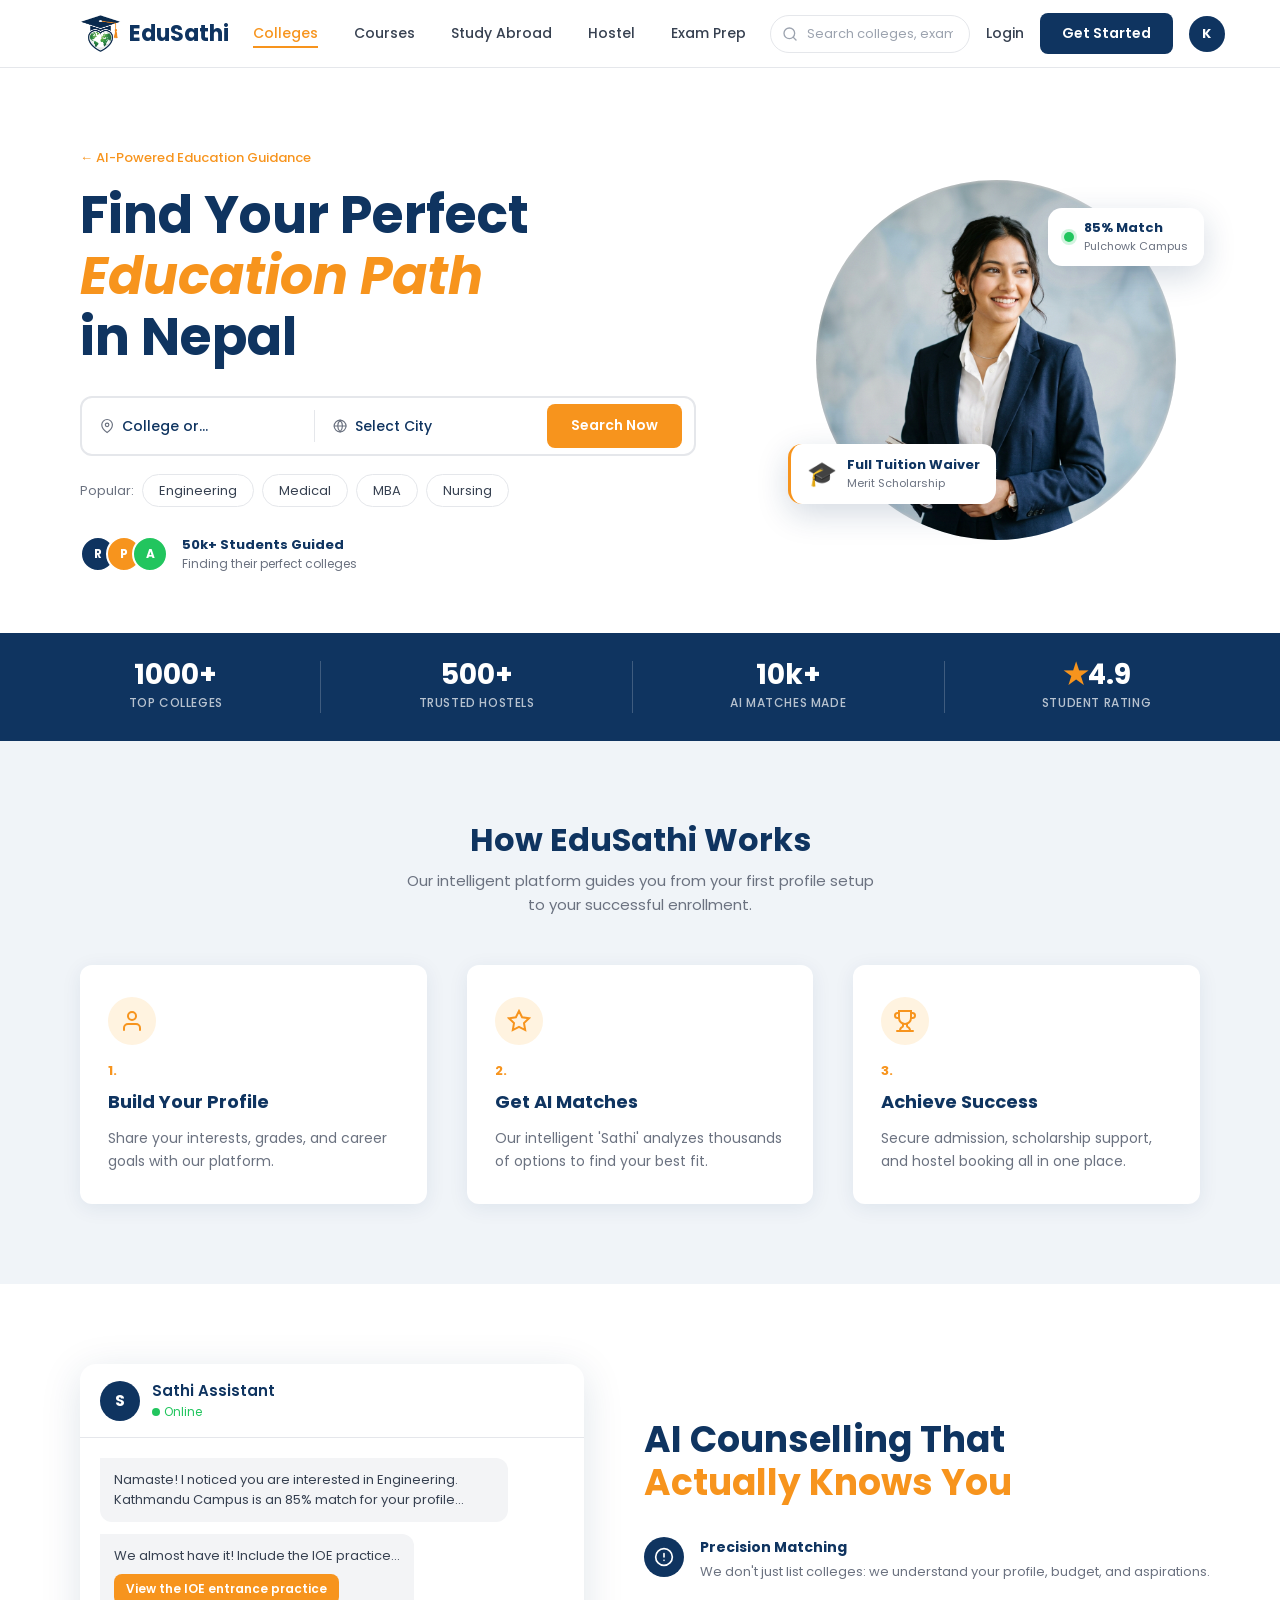
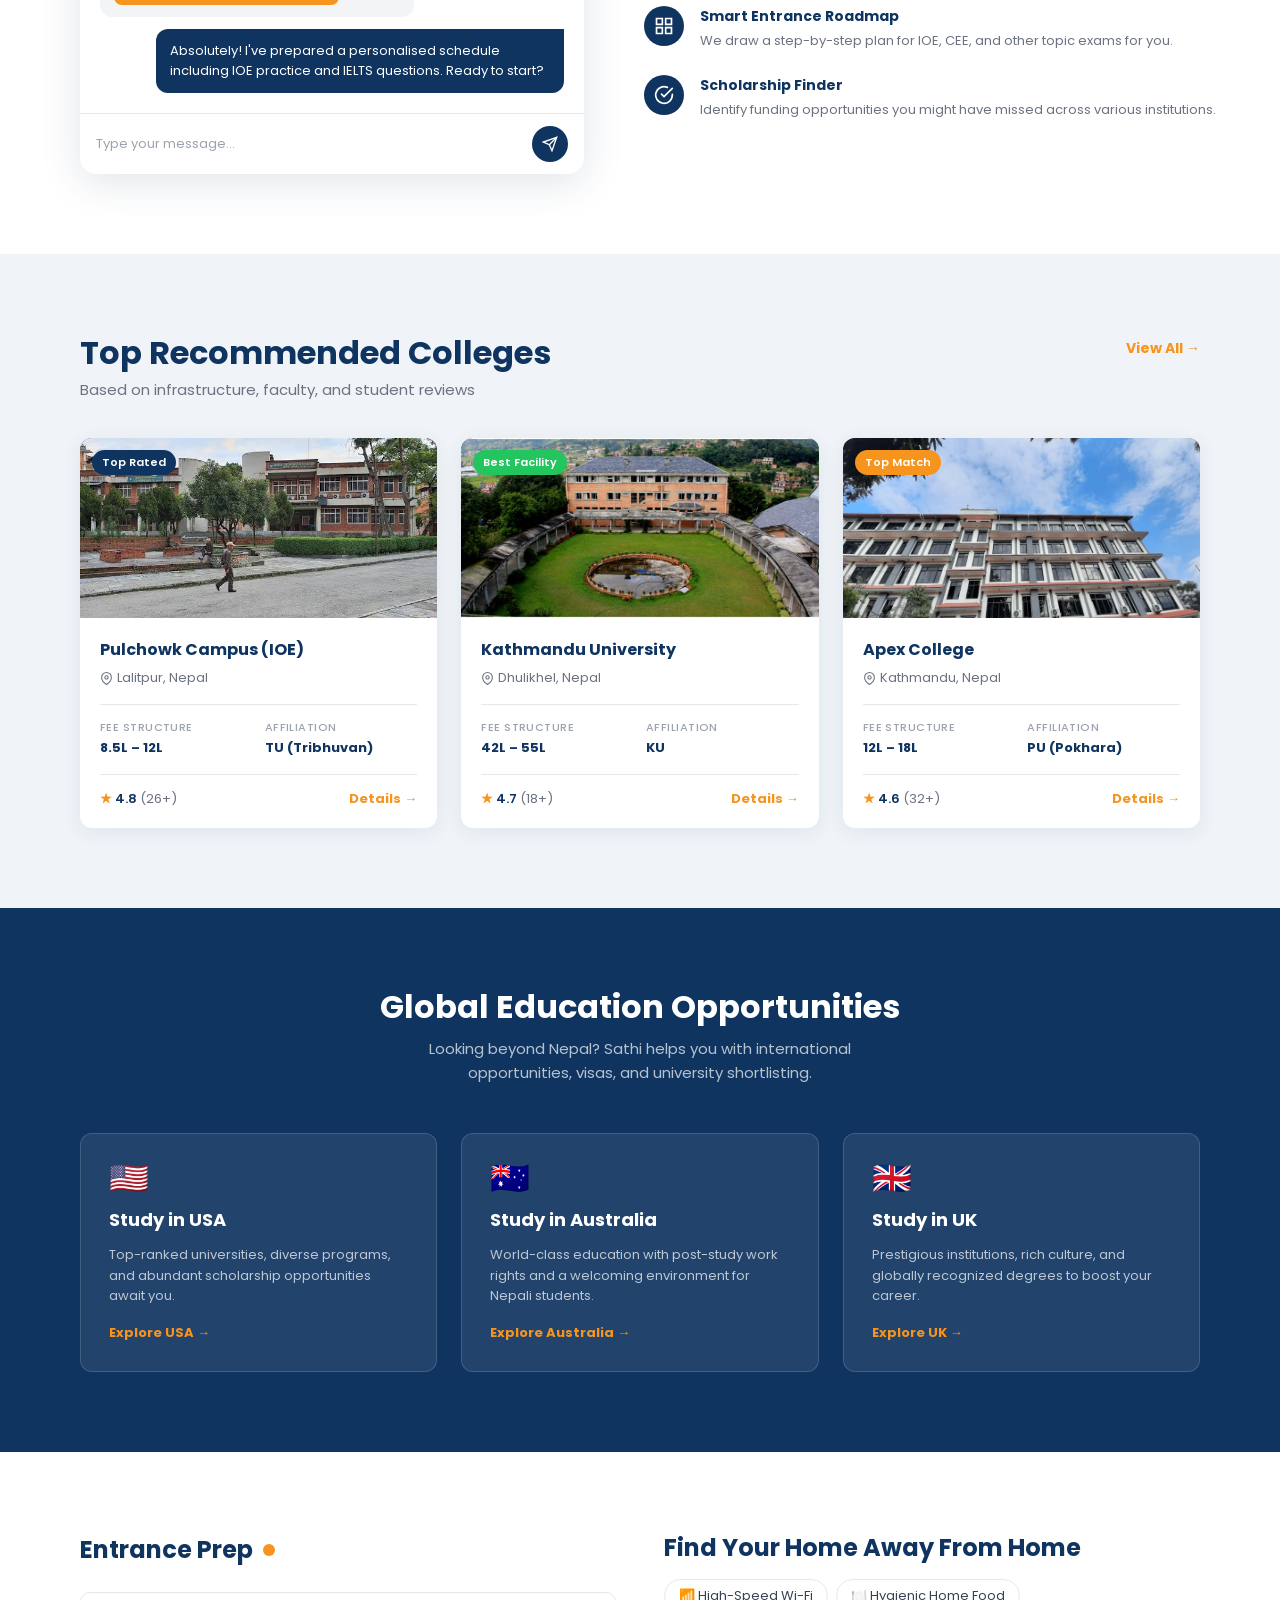
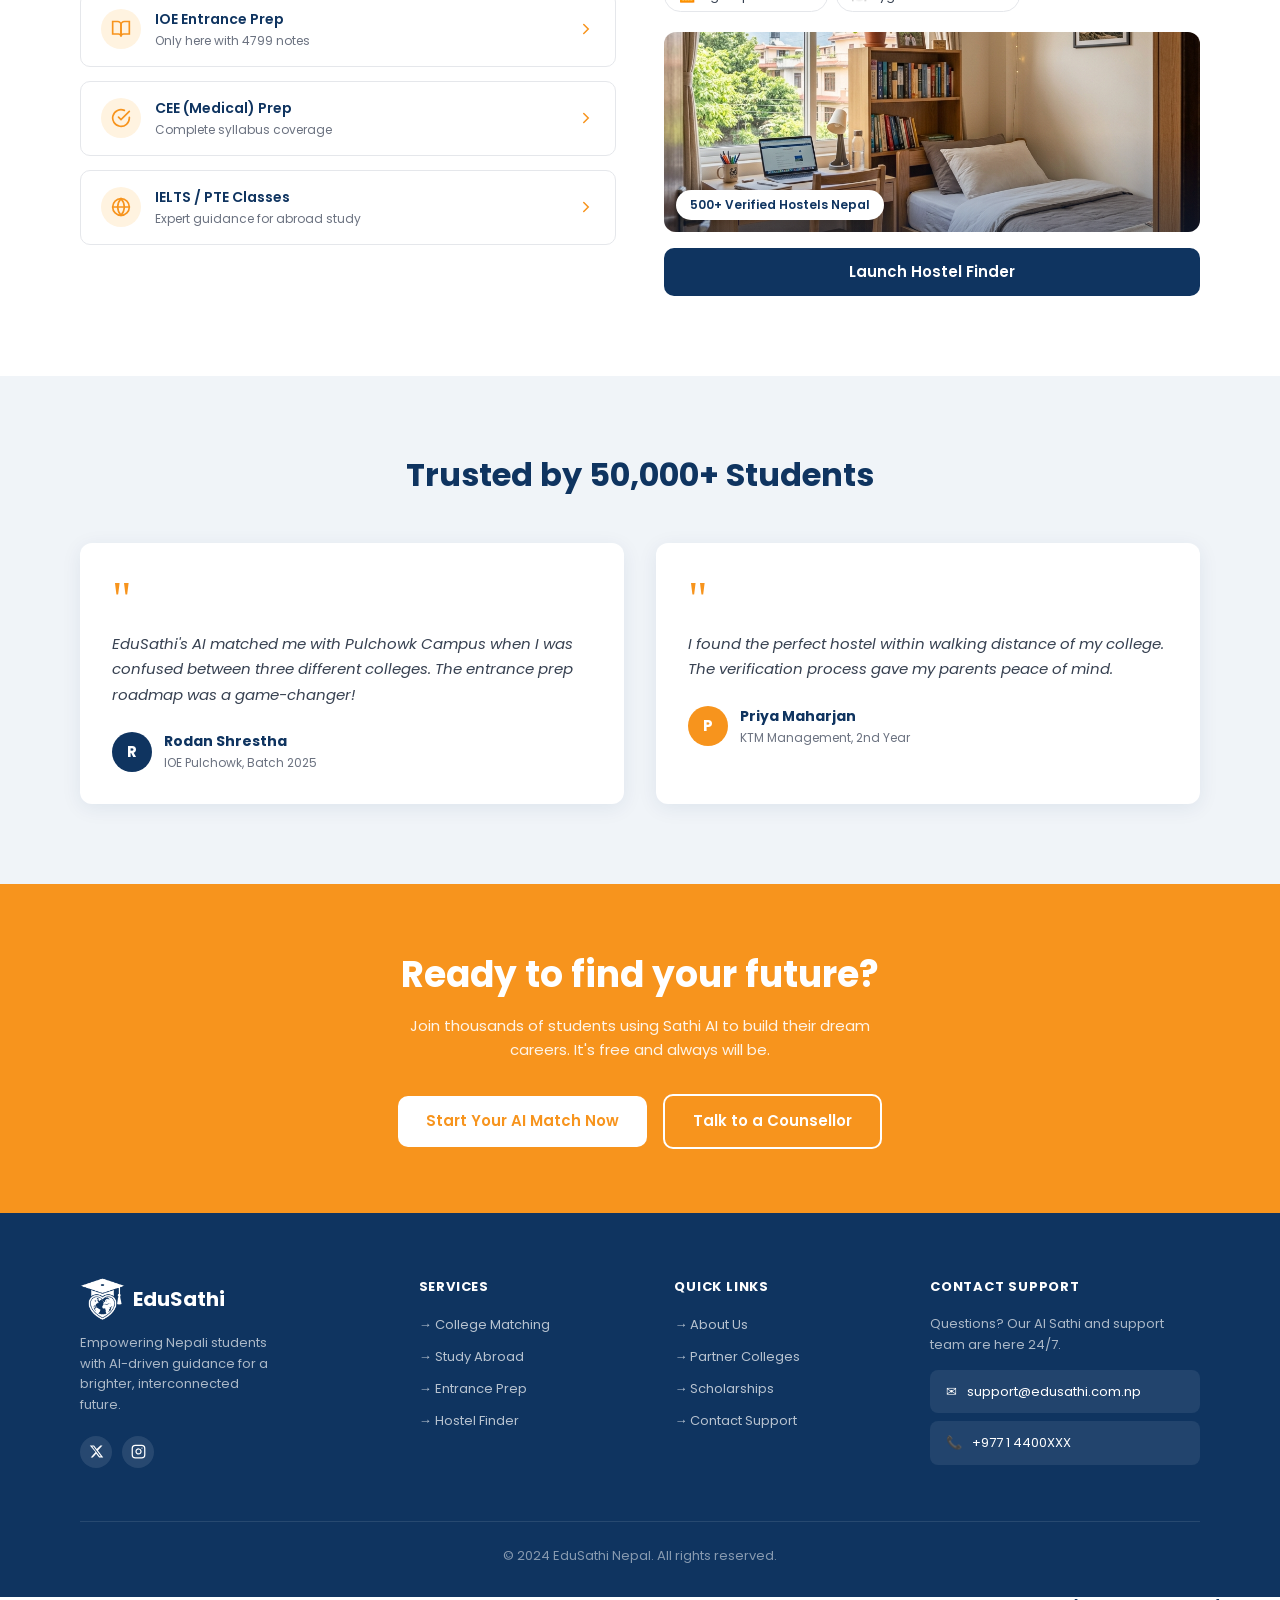
<file: index.html>
<!DOCTYPE html>
<html lang="en">
<head>
  <meta charset="UTF-8">
  <meta name="viewport" content="width=device-width, initial-scale=1.0">
  <title>EduSathi — Find Your Perfect Education Path in Nepal</title>
  <link rel="preconnect" href="https://fonts.googleapis.com">
  <link rel="preconnect" href="https://fonts.gstatic.com" crossorigin>
  <link href="https://fonts.googleapis.com/css2?family=Poppins:wght@300;400;500;600;700&display=swap" rel="stylesheet">
  <link rel="stylesheet" href="css/global.css">
  <link rel="stylesheet" href="css/navbar.css">
  <link rel="stylesheet" href="css/footer.css">
  <link rel="stylesheet" href="css/home.css">
  <link rel="stylesheet" href="css/responsive.css">
</head>
<body>

  <!-- ================================================================
       SECTION 1 — NAVBAR
       ================================================================ -->
  <nav class="navbar">
    <a href="index.html" class="nav-brand">
      <img src="assets/images/logo/logo-icon.png" alt="EduSathi" class="nav-logo-img">
      <span class="nav-brand-text">EduSathi</span>
    </a>

    <!-- CSS-only hamburger -->
    <input type="checkbox" id="nav-toggle" class="nav-toggle">
    <label for="nav-toggle" class="nav-hamburger" aria-label="Toggle menu">
      <span></span><span></span><span></span>
    </label>

    <ul class="nav-links">
      <li><a href="pages/colleges/index.html" class="active">Colleges</a></li>
      <li><a href="#">Courses</a></li>
      <li><a href="pages/study-abroad/index.html">Study Abroad</a></li>
      <li><a href="pages/hostels/index.html">Hostel</a></li>
      <li><a href="pages/entrance-prep/index.html">Exam Prep</a></li>
    </ul>

    <div class="nav-right">
      <div class="nav-search-wrap">
        <svg class="nav-search-icon" width="16" height="16" viewBox="0 0 24 24" fill="none"
             stroke="#9CA3AF" stroke-width="2" stroke-linecap="round">
          <circle cx="11" cy="11" r="8"/><line x1="21" y1="21" x2="16.65" y2="16.65"/>
        </svg>
        <input type="text" class="nav-search-input" placeholder="Search colleges, exams...">
      </div>
      <a href="pages/login.html" class="nav-login">Login</a>
      <a href="pages/signup.html" class="btn-nav-cta">Get Started</a>
      <div class="nav-avatar">K</div>
    </div>
  </nav>


  <!-- ================================================================
       SECTION 2 — HERO
       ================================================================ -->
  <section class="hero">

    <!-- Left column -->
    <div class="hero-left">
      <p class="hero-breadcrumb">← AI-Powered Education Guidance</p>

      <h1 class="hero-headline">
        <span class="h-navy">Find Your Perfect</span>
        <span class="h-orange h-italic">Education Path</span>
        <span class="h-navy">in Nepal</span>
      </h1>

      <!-- Large search bar -->
      <div class="hero-search-bar">
        <div class="hsb-left">
          <svg width="16" height="16" viewBox="0 0 24 24" fill="none" stroke="#6B7280" stroke-width="2" stroke-linecap="round">
            <path d="M21 10c0 7-9 13-9 13S3 17 3 10a9 9 0 0 1 18 0z"/><circle cx="12" cy="10" r="3"/>
          </svg>
          <select class="hsb-select" aria-label="Category">
            <option>College or...</option>
            <option>Engineering</option>
            <option>Medical</option>
            <option>Management</option>
            <option>Nursing</option>
          </select>
        </div>
        <div class="hsb-divider"></div>
        <div class="hsb-middle">
          <svg width="16" height="16" viewBox="0 0 24 24" fill="none" stroke="#6B7280" stroke-width="2" stroke-linecap="round">
            <circle cx="12" cy="12" r="10"/>
            <path d="M2 12h20M12 2a15.3 15.3 0 0 1 4 10 15.3 15.3 0 0 1-4 10 15.3 15.3 0 0 1-4-10 15.3 15.3 0 0 1 4-10z"/>
          </svg>
          <select class="hsb-select" aria-label="City">
            <option>Select City</option>
            <option>Kathmandu</option>
            <option>Lalitpur</option>
            <option>Pokhara</option>
            <option>Dhulikhel</option>
          </select>
        </div>
        <button class="hsb-btn">Search Now</button>
      </div>

      <!-- Popular chips -->
      <div class="hero-chips">
        <span class="chip-label">Popular:</span>
        <a href="pages/colleges/index.html" class="chip">Engineering</a>
        <a href="pages/colleges/index.html" class="chip">Medical</a>
        <a href="pages/colleges/index.html" class="chip">MBA</a>
        <a href="pages/colleges/index.html" class="chip">Nursing</a>
      </div>

      <!-- Social proof -->
      <div class="hero-social-proof">
        <div class="proof-avatars">
          <div class="proof-avatar" style="background:#0F3460;">R</div>
          <div class="proof-avatar" style="background:#F7941D;">P</div>
          <div class="proof-avatar" style="background:#22C55E;">A</div>
        </div>
        <div class="proof-text">
          <span class="proof-bold">50k+ Students Guided</span>
          <span class="proof-sub">Finding their perfect colleges</span>
        </div>
      </div>
    </div>

    <!-- Right column — circular hero image -->
    <div class="hero-right">
      <div class="hero-img-wrap">
        <div class="hero-circle">
          <img src="assets/images/hero-student.jpg" alt="Student" class="hero-photo" style="display:block;">
        </div>

        <!-- Badge: top-right -->
        <div class="hero-badge-top">
          <span class="badge-dot"></span>
          <div>
            <div class="badge-title">85% Match</div>
            <div class="badge-sub">Pulchowk Campus</div>
          </div>
        </div>

        <!-- Badge: bottom-left -->
        <div class="hero-badge-bottom">
          <span class="badge-icon">🎓</span>
          <div>
            <div class="badge-title">Full Tuition Waiver</div>
            <div class="badge-sub">Merit Scholarship</div>
          </div>
        </div>
      </div>
    </div>

  </section>


  <!-- ================================================================
       SECTION 3 — STATS BAR
       ================================================================ -->
  <section class="stats-bar">
    <div class="stat-item">
      <span class="stat-num">1000+</span>
      <span class="stat-label">Top Colleges</span>
    </div>
    <div class="stat-divider"></div>
    <div class="stat-item">
      <span class="stat-num">500+</span>
      <span class="stat-label">Trusted Hostels</span>
    </div>
    <div class="stat-divider"></div>
    <div class="stat-item">
      <span class="stat-num">10k+</span>
      <span class="stat-label">AI Matches Made</span>
    </div>
    <div class="stat-divider"></div>
    <div class="stat-item">
      <span class="stat-num"><span class="stat-star">★</span>4.9</span>
      <span class="stat-label">Student Rating</span>
    </div>
  </section>


  <!-- ================================================================
       SECTION 4 — HOW EDUSATHI WORKS
       ================================================================ -->
  <section class="how-works">
    <div class="section-header center">
      <h2 class="section-title">How EduSathi Works</h2>
      <p class="section-sub">Our intelligent platform guides you from your first profile setup to your successful enrollment.</p>
    </div>

    <div class="steps-grid">
      <!-- Step 1 -->
      <div class="step-card">
        <div class="step-icon-wrap">
          <svg width="24" height="24" viewBox="0 0 24 24" fill="none" stroke="#F7941D" stroke-width="2" stroke-linecap="round">
            <path d="M20 21v-2a4 4 0 0 0-4-4H8a4 4 0 0 0-4 4v2"/><circle cx="12" cy="7" r="4"/>
          </svg>
        </div>
        <span class="step-num">1.</span>
        <h3 class="step-title">Build Your Profile</h3>
        <p class="step-desc">Share your interests, grades, and career goals with our platform.</p>
      </div>

      <!-- Step 2 -->
      <div class="step-card">
        <div class="step-icon-wrap">
          <svg width="24" height="24" viewBox="0 0 24 24" fill="none" stroke="#F7941D" stroke-width="2" stroke-linecap="round">
            <polygon points="12 2 15.09 8.26 22 9.27 17 14.14 18.18 21.02 12 17.77 5.82 21.02 7 14.14 2 9.27 8.91 8.26 12 2"/>
          </svg>
        </div>
        <span class="step-num">2.</span>
        <h3 class="step-title">Get AI Matches</h3>
        <p class="step-desc">Our intelligent 'Sathi' analyzes thousands of options to find your best fit.</p>
      </div>

      <!-- Step 3 -->
      <div class="step-card">
        <div class="step-icon-wrap">
          <svg width="24" height="24" viewBox="0 0 24 24" fill="none" stroke="#F7941D" stroke-width="2" stroke-linecap="round">
            <path d="M6 9H4.5a2.5 2.5 0 0 1 0-5H6"/>
            <path d="M18 9h1.5a2.5 2.5 0 0 0 0-5H18"/>
            <path d="M4 22h16"/>
            <path d="M10 14.66V17c0 .55-.47.98-.97 1.21C7.85 18.75 7 20.24 7 22"/>
            <path d="M14 14.66V17c0 .55.47.98.97 1.21C16.15 18.75 17 20.24 17 22"/>
            <path d="M18 2H6v7a6 6 0 0 0 12 0V2z"/>
          </svg>
        </div>
        <span class="step-num">3.</span>
        <h3 class="step-title">Achieve Success</h3>
        <p class="step-desc">Secure admission, scholarship support, and hostel booking all in one place.</p>
      </div>
    </div>
  </section>


  <!-- ================================================================
       SECTION 5 — AI COUNSELLING
       ================================================================ -->
  <section class="ai-section">

    <!-- Left — Chat UI mockup -->
    <div class="ai-left">
      <div class="chat-card">
        <!-- Header -->
        <div class="chat-header">
          <div class="chat-avatar">S</div>
          <div class="chat-header-text">
            <span class="chat-name">Sathi Assistant</span>
            <span class="chat-status">
              <span class="chat-dot"></span>Online
            </span>
          </div>
        </div>

        <!-- Bubbles -->
        <div class="chat-body">
          <div class="chat-bubble ai-bubble">
            Namaste! I noticed you are interested in Engineering. Kathmandu Campus is an 85% match for your profile...
          </div>
          <div class="chat-bubble ai-bubble">
            We almost have it! Include the IOE practice...
            <a href="pages/entrance-prep/index.html" class="chat-action-btn">View the IOE entrance practice</a>
          </div>
          <div class="chat-bubble user-bubble">
            Absolutely! I've prepared a personalised schedule including IOE practice and IELTS questions. Ready to start?
          </div>
        </div>

        <!-- Input bar -->
        <div class="chat-input-bar">
          <input type="text" placeholder="Type your message...">
          <button class="chat-send" aria-label="Send">
            <svg width="16" height="16" viewBox="0 0 24 24" fill="none" stroke="white" stroke-width="2" stroke-linecap="round">
              <line x1="22" y1="2" x2="11" y2="13"/>
              <polygon points="22 2 15 22 11 13 2 9 22 2"/>
            </svg>
          </button>
        </div>
      </div>
    </div>

    <!-- Right — Feature text -->
    <div class="ai-right">
      <h2 class="ai-heading">
        <span class="h-navy">AI Counselling That</span>
        <span class="h-orange">Actually Knows You</span>
      </h2>

      <div class="ai-features">
        <div class="ai-feature">
          <div class="ai-feat-icon">
            <svg width="20" height="20" viewBox="0 0 24 24" fill="none" stroke="white" stroke-width="2" stroke-linecap="round">
              <circle cx="12" cy="12" r="10"/>
              <line x1="12" y1="8" x2="12" y2="12"/>
              <line x1="12" y1="16" x2="12.01" y2="16"/>
            </svg>
          </div>
          <div class="ai-feat-text">
            <h4>Precision Matching</h4>
            <p>We don't just list colleges: we understand your profile, budget, and aspirations.</p>
          </div>
        </div>

        <div class="ai-feature">
          <div class="ai-feat-icon">
            <svg width="20" height="20" viewBox="0 0 24 24" fill="none" stroke="white" stroke-width="2" stroke-linecap="round">
              <path d="M3 3h7v7H3zM14 3h7v7h-7zM14 14h7v7h-7zM3 14h7v7H3z"/>
            </svg>
          </div>
          <div class="ai-feat-text">
            <h4>Smart Entrance Roadmap</h4>
            <p>We draw a step-by-step plan for IOE, CEE, and other topic exams for you.</p>
          </div>
        </div>

        <div class="ai-feature">
          <div class="ai-feat-icon">
            <svg width="20" height="20" viewBox="0 0 24 24" fill="none" stroke="white" stroke-width="2" stroke-linecap="round">
              <path d="M22 11.08V12a10 10 0 1 1-5.93-9.14"/>
              <polyline points="22 4 12 14.01 9 11.01"/>
            </svg>
          </div>
          <div class="ai-feat-text">
            <h4>Scholarship Finder</h4>
            <p>Identify funding opportunities you might have missed across various institutions.</p>
          </div>
        </div>
      </div>
    </div>

  </section>


  <!-- ================================================================
       SECTION 6 — TOP RECOMMENDED COLLEGES
       ================================================================ -->
  <section class="colleges-section">
    <div class="section-row-header">
      <div>
        <h2 class="section-title">Top Recommended Colleges</h2>
        <p class="section-sub">Based on infrastructure, faculty, and student reviews</p>
      </div>
      <a href="pages/colleges/index.html" class="view-all">View All →</a>
    </div>

    <div class="colleges-grid">

      <!-- Card 1 -->
      <div class="college-card">
        <div class="college-img">
          <img src="assets/images/colleges/pulchowk.jpg" alt="Pulchowk Campus">
          <span class="college-tag tag-navy">Top Rated</span>
        </div>
        <div class="college-body">
          <h3 class="college-name">Pulchowk Campus (IOE)</h3>
          <p class="college-location">
            <svg width="13" height="13" viewBox="0 0 24 24" fill="none" stroke="#6B7280" stroke-width="2" stroke-linecap="round">
              <path d="M21 10c0 7-9 13-9 13S3 17 3 10a9 9 0 0 1 18 0z"/><circle cx="12" cy="10" r="3"/>
            </svg>
            Lalitpur, Nepal
          </p>
          <div class="college-info">
            <div class="info-item">
              <span class="info-label">Fee Structure</span>
              <span class="info-val">8.5L – 12L</span>
            </div>
            <div class="info-item">
              <span class="info-label">Affiliation</span>
              <span class="info-val">TU (Tribhuvan)</span>
            </div>
          </div>
          <div class="college-footer">
            <span class="college-rating">
              <span class="star-icon">★</span> 4.8
              <span class="rating-count">(26+)</span>
            </span>
            <a href="pages/colleges/detail.html" class="details-link">Details →</a>
          </div>
        </div>
      </div>

      <!-- Card 2 -->
      <div class="college-card">
        <div class="college-img college-img-2">
          <img src="assets/images/colleges/ku.jpg" alt="Kathmandu University">
          <span class="college-tag tag-green">Best Facility</span>
        </div>
        <div class="college-body">
          <h3 class="college-name">Kathmandu University</h3>
          <p class="college-location">
            <svg width="13" height="13" viewBox="0 0 24 24" fill="none" stroke="#6B7280" stroke-width="2" stroke-linecap="round">
              <path d="M21 10c0 7-9 13-9 13S3 17 3 10a9 9 0 0 1 18 0z"/><circle cx="12" cy="10" r="3"/>
            </svg>
            Dhulikhel, Nepal
          </p>
          <div class="college-info">
            <div class="info-item">
              <span class="info-label">Fee Structure</span>
              <span class="info-val">42L – 55L</span>
            </div>
            <div class="info-item">
              <span class="info-label">Affiliation</span>
              <span class="info-val">KU</span>
            </div>
          </div>
          <div class="college-footer">
            <span class="college-rating">
              <span class="star-icon">★</span> 4.7
              <span class="rating-count">(18+)</span>
            </span>
            <a href="pages/colleges/detail.html" class="details-link">Details →</a>
          </div>
        </div>
      </div>

      <!-- Card 3 -->
      <div class="college-card">
        <div class="college-img college-img-3">
          <img src="assets/images/colleges/apex.png" alt="Apex College">
          <span class="college-tag tag-orange">Top Match</span>
        </div>
        <div class="college-body">
          <h3 class="college-name">Apex College</h3>
          <p class="college-location">
            <svg width="13" height="13" viewBox="0 0 24 24" fill="none" stroke="#6B7280" stroke-width="2" stroke-linecap="round">
              <path d="M21 10c0 7-9 13-9 13S3 17 3 10a9 9 0 0 1 18 0z"/><circle cx="12" cy="10" r="3"/>
            </svg>
            Kathmandu, Nepal
          </p>
          <div class="college-info">
            <div class="info-item">
              <span class="info-label">Fee Structure</span>
              <span class="info-val">12L – 18L</span>
            </div>
            <div class="info-item">
              <span class="info-label">Affiliation</span>
              <span class="info-val">PU (Pokhara)</span>
            </div>
          </div>
          <div class="college-footer">
            <span class="college-rating">
              <span class="star-icon">★</span> 4.6
              <span class="rating-count">(32+)</span>
            </span>
            <a href="pages/colleges/detail.html" class="details-link">Details →</a>
          </div>
        </div>
      </div>

    </div>
  </section>


  <!-- ================================================================
       SECTION 7 — GLOBAL EDUCATION OPPORTUNITIES
       ================================================================ -->
  <section class="global-section">
    <div class="section-header center">
      <h2 class="section-title white">Global Education Opportunities</h2>
      <p class="section-sub light">Looking beyond Nepal? Sathi helps you with international opportunities, visas, and university shortlisting.</p>
    </div>

    <div class="global-grid">
      <div class="global-card">
        <div class="global-flag">🇺🇸</div>
        <h3 class="global-country">Study in USA</h3>
        <p class="global-desc">Top-ranked universities, diverse programs, and abundant scholarship opportunities await you.</p>
        <a href="pages/study-abroad/index.html" class="global-link">Explore USA →</a>
      </div>
      <div class="global-card">
        <div class="global-flag">🇦🇺</div>
        <h3 class="global-country">Study in Australia</h3>
        <p class="global-desc">World-class education with post-study work rights and a welcoming environment for Nepali students.</p>
        <a href="pages/study-abroad/index.html" class="global-link">Explore Australia →</a>
      </div>
      <div class="global-card">
        <div class="global-flag">🇬🇧</div>
        <h3 class="global-country">Study in UK</h3>
        <p class="global-desc">Prestigious institutions, rich culture, and globally recognized degrees to boost your career.</p>
        <a href="pages/study-abroad/index.html" class="global-link">Explore UK →</a>
      </div>
    </div>
  </section>


  <!-- ================================================================
       SECTION 8 — ENTRANCE PREP + HOSTEL
       ================================================================ -->
  <section class="prep-hostel-section">

    <!-- Left — Entrance Prep -->
    <div class="prep-col">
      <h2 class="prep-heading">
        Entrance Prep <span class="prep-dot"></span>
      </h2>

      <div class="prep-list">
        <a href="pages/entrance-prep/index.html" class="prep-row">
          <div class="prep-row-left">
            <div class="prep-icon">
              <svg width="20" height="20" viewBox="0 0 24 24" fill="none" stroke="#F7941D" stroke-width="2" stroke-linecap="round">
                <path d="M2 3h6a4 4 0 0 1 4 4v14a3 3 0 0 0-3-3H2z"/>
                <path d="M22 3h-6a4 4 0 0 0-4 4v14a3 3 0 0 1 3-3h7z"/>
              </svg>
            </div>
            <div>
              <span class="prep-name">IOE Entrance Prep</span>
              <span class="prep-desc">Only here with 4799 notes</span>
            </div>
          </div>
          <svg width="18" height="18" viewBox="0 0 24 24" fill="none" stroke="#F7941D" stroke-width="2" stroke-linecap="round">
            <polyline points="9 18 15 12 9 6"/>
          </svg>
        </a>

        <a href="pages/entrance-prep/index.html" class="prep-row">
          <div class="prep-row-left">
            <div class="prep-icon">
              <svg width="20" height="20" viewBox="0 0 24 24" fill="none" stroke="#F7941D" stroke-width="2" stroke-linecap="round">
                <path d="M22 11.08V12a10 10 0 1 1-5.93-9.14"/>
                <polyline points="22 4 12 14.01 9 11.01"/>
              </svg>
            </div>
            <div>
              <span class="prep-name">CEE (Medical) Prep</span>
              <span class="prep-desc">Complete syllabus coverage</span>
            </div>
          </div>
          <svg width="18" height="18" viewBox="0 0 24 24" fill="none" stroke="#F7941D" stroke-width="2" stroke-linecap="round">
            <polyline points="9 18 15 12 9 6"/>
          </svg>
        </a>

        <a href="pages/entrance-prep/index.html" class="prep-row">
          <div class="prep-row-left">
            <div class="prep-icon">
              <svg width="20" height="20" viewBox="0 0 24 24" fill="none" stroke="#F7941D" stroke-width="2" stroke-linecap="round">
                <circle cx="12" cy="12" r="10"/>
                <line x1="2" y1="12" x2="22" y2="12"/>
                <path d="M12 2a15.3 15.3 0 0 1 4 10 15.3 15.3 0 0 1-4 10 15.3 15.3 0 0 1-4-10 15.3 15.3 0 0 1 4-10z"/>
              </svg>
            </div>
            <div>
              <span class="prep-name">IELTS / PTE Classes</span>
              <span class="prep-desc">Expert guidance for abroad study</span>
            </div>
          </div>
          <svg width="18" height="18" viewBox="0 0 24 24" fill="none" stroke="#F7941D" stroke-width="2" stroke-linecap="round">
            <polyline points="9 18 15 12 9 6"/>     
          </svg>
        </a>
      </div>
    </div>

    <!-- Right — Hostel -->
    <div class="hostel-col">
      <h2 class="hostel-heading">Find Your Home Away From Home</h2>

      <div class="hostel-pills">
        <span class="hostel-pill">📶 High-Speed Wi-Fi</span>
        <span class="hostel-pill">🍽️ Hygienic Home Food</span>
      </div>

      <div class="hostel-img-wrap">
        <img src="assets/images/hostels/hostel-main.jpg" alt="Hostel" class="hostel-img">
        <span class="hostel-overlay-badge">500+ Verified Hostels Nepal</span>
      </div>

      <a href="pages/hostels/index.html" class="btn-hostel">Launch Hostel Finder</a>
    </div>

  </section>


  <!-- ================================================================
       SECTION 9 — TESTIMONIALS
       ================================================================ -->
  <section class="testimonials-section">
    <div class="section-header center">
      <h2 class="section-title">Trusted by 50,000+ Students</h2>
    </div>

    <div class="testimonials-grid">
      <div class="testimonial-card">
        <span class="quote-icon">"</span>
        <p class="quote-text">EduSathi's AI matched me with Pulchowk Campus when I was confused between three different colleges. The entrance prep roadmap was a game-changer!</p>
        <div class="testimonial-author">
          <div class="author-avatar" style="background:#0F3460;">R</div>
          <div>
            <span class="author-name">Rodan Shrestha</span>
            <span class="author-role">IOE Pulchowk, Batch 2025</span>
          </div>
        </div>
      </div>

      <div class="testimonial-card">
        <span class="quote-icon">"</span>
        <p class="quote-text">I found the perfect hostel within walking distance of my college. The verification process gave my parents peace of mind.</p>
        <div class="testimonial-author">
          <div class="author-avatar" style="background:#F7941D;">P</div>
          <div>
            <span class="author-name">Priya Maharjan</span>
            <span class="author-role">KTM Management, 2nd Year</span>
          </div>
        </div>
      </div>
    </div>
  </section>


  <!-- ================================================================
       SECTION 10 — CTA BANNER
       ================================================================ -->
  <section class="cta-section">
    <h2 class="cta-heading">Ready to find your future?</h2>
    <p class="cta-sub">Join thousands of students using Sathi AI to build their dream careers. It's free and always will be.</p>
    <div class="cta-btns">
      <a href="pages/ai-match/questionnaire.html" class="btn-cta-primary">Start Your AI Match Now</a>
      <a href="pages/ai-counsellor/index.html"    class="btn-cta-outline">Talk to a Counsellor</a>
    </div>
  </section>


  <!-- ================================================================
       SECTION 11 — FOOTER
       ================================================================ -->
  <footer class="footer">
    <div class="footer-top">

      <!-- Col 1: Brand -->
      <div class="footer-col brand-col">
        <a href="index.html" class="footer-logo">
          <img src="assets/images/logo/logo-icon.png" alt="EduSathi" class="footer-logo-img" style="filter:brightness(0) invert(1);">
          <span class="footer-logo-text">EduSathi</span>
        </a>
        <p class="footer-tagline">Empowering Nepali students with AI-driven guidance for a brighter, interconnected future.</p>
        <div class="footer-socials">
          <a href="#" class="social-icon" aria-label="Twitter / X">
            <svg width="15" height="15" viewBox="0 0 24 24" fill="white">
              <path d="M18.244 2.25h3.308l-7.227 8.26 8.502 11.24H16.17l-4.714-6.231-5.401 6.231H2.746l7.73-8.835L1.254 2.25H8.08l4.253 5.622zm-1.161 17.52h1.833L7.084 4.126H5.117z"/>
            </svg>
          </a>
          <a href="#" class="social-icon" aria-label="Instagram">
            <svg width="15" height="15" viewBox="0 0 24 24" fill="none" stroke="white" stroke-width="2" stroke-linecap="round">
              <rect x="2" y="2" width="20" height="20" rx="5" ry="5"/>
              <path d="M16 11.37A4 4 0 1 1 12.63 8 4 4 0 0 1 16 11.37z"/>
              <line x1="17.5" y1="6.5" x2="17.51" y2="6.5"/>
            </svg>
          </a>
        </div>
      </div>

      <!-- Col 2: Services -->
      <div class="footer-col">
        <h4 class="footer-col-heading">Services</h4>
        <ul class="footer-links">
          <li><a href="pages/colleges/index.html">→ College Matching</a></li>
          <li><a href="pages/study-abroad/index.html">→ Study Abroad</a></li>
          <li><a href="pages/entrance-prep/index.html">→ Entrance Prep</a></li>
          <li><a href="pages/hostels/index.html">→ Hostel Finder</a></li>
        </ul>
      </div>

      <!-- Col 3: Quick Links -->
      <div class="footer-col">
        <h4 class="footer-col-heading">Quick Links</h4>
        <ul class="footer-links">
          <li><a href="pages/about.html">→ About Us</a></li>
          <li><a href="#">→ Partner Colleges</a></li>
          <li><a href="#">→ Scholarships</a></li>
          <li><a href="pages/contact.html">→ Contact Support</a></li>
        </ul>
      </div>

      <!-- Col 4: Contact -->
      <div class="footer-col">
        <h4 class="footer-col-heading">Contact Support</h4>
        <p class="footer-contact-text">Questions? Our AI Sathi and support team are here 24/7.</p>
        <div class="footer-contact-box">
          <span>✉</span>
          <span>support@edusathi.com.np</span>
        </div>
        <div class="footer-contact-box">
          <span>📞</span>
          <span>+977 1 4400XXX</span>
        </div>
      </div>

    </div>

    <div class="footer-bottom">
      <p>© 2024 EduSathi Nepal. All rights reserved.</p>
    </div>
  </footer>

</body>
</html>




Kushal Sapkota is my name, I am a developer. I am ver good man ok, you are very good man ok, you are very good. I am a Kushal Sapkota haha kushal sa[pkota is muy name]
</file>
<file: css/global.css>
@import url('https://fonts.googleapis.com/css2?family=Poppins:wght@300;400;500;600;700&display=swap');

*, *::before, *::after {
  box-sizing: border-box;
  margin: 0;
  padding: 0;
}

:root {
  --primary:    #0F3460;
  --accent:     #F7941D;
  --bg:         #F0F4F8;
  --white:      #FFFFFF;
  --text:       #0F3460;
  --muted:      #6B7280;
  --border:     #E5E7EB;
  --green:      #22C55E;
  --shadow:     0 4px 20px rgba(15, 52, 96, 0.08);
  --radius:     8px;
  --radius-btn: 10px;
  --radius-pill: 50px;
}

html { scroll-behavior: smooth; }

body {
  font-family: 'Poppins', sans-serif;
  font-size: 14px;
  color: var(--text);
  background: var(--white);
  line-height: 1.5;
  -webkit-font-smoothing: antialiased;
}

a   { text-decoration: none; color: inherit; }
ul  { list-style: none; }
img { display: block; max-width: 100%; }

button, select, input { font-family: 'Poppins', sans-serif; }

/* ---- Typography helpers ---- */
.h-navy   { color: var(--primary); }
.h-orange { color: var(--accent); }
.h-italic { font-style: italic; }

.section-title {
  font-size: 32px;
  font-weight: 700;
  color: var(--primary);
  line-height: 1.2;
}
.section-title.white { color: var(--white); }

.section-sub {
  font-size: 15px;
  color: var(--muted);
  line-height: 1.6;
  max-width: 480px;
}
.section-sub.light { color: rgba(255, 255, 255, 0.7); }

.section-header.center {
  text-align: center;
  display: flex;
  flex-direction: column;
  align-items: center;
  gap: 10px;
}
</file>
<file: css/navbar.css>
/* ============================================================
   NAVBAR
   ============================================================ */

.navbar {
  position: sticky;
  top: 0;
  z-index: 1000;
  background: var(--white);
  border-bottom: 1px solid var(--border);
  height: 68px;
  padding: 0 80px;
  display: flex;
  align-items: center;
  justify-content: space-between;
  gap: 24px;
}

.nav-brand {
  display: flex;
  align-items: center;
  gap: 8px;
  font-size: 22px;
  font-weight: 700;
  color: var(--primary);
  white-space: nowrap;
  flex-shrink: 0;
}

.nav-logo-img {
  height: 40px;
  width: auto;
  display: block;
  object-fit: contain;
}

/* Center links */
.nav-links {
  display: flex;
  align-items: center;
  gap: 36px;
  flex: 1;
  justify-content: center;
}

.nav-links a {
  font-size: 14px;
  font-weight: 500;
  color: #374151;
  white-space: nowrap;
  padding-bottom: 3px;
  transition: color 0.2s;
}
.nav-links a:hover        { color: var(--accent); }
.nav-links a.active       { color: var(--accent); border-bottom: 2px solid var(--accent); }

/* Right cluster */
.nav-right {
  display: flex;
  align-items: center;
  gap: 16px;
  flex-shrink: 0;
}

/* Search */
.nav-search-wrap {
  position: relative;
  display: flex;
  align-items: center;
}
.nav-search-icon {
  position: absolute;
  left: 12px;
  pointer-events: none;
}
.nav-search-input {
  border: 1px solid var(--border);
  border-radius: var(--radius-pill);
  padding: 8px 16px 8px 36px;
  width: 200px;
  font-size: 13px;
  color: var(--text);
  outline: none;
  background: transparent;
  transition: border-color 0.2s;
}
.nav-search-input::placeholder { color: #9CA3AF; }
.nav-search-input:focus        { border-color: var(--primary); }

/* Login */
.nav-login {
  font-size: 14px;
  font-weight: 500;
  color: #374151;
  white-space: nowrap;
  transition: color 0.2s;
}
.nav-login:hover { color: var(--accent); }

/* Get Started */
.btn-nav-cta {
  background: var(--primary);
  color: var(--white);
  border-radius: var(--radius);
  padding: 10px 22px;
  font-size: 14px;
  font-weight: 600;
  white-space: nowrap;
  transition: background 0.2s;
}
.btn-nav-cta:hover { background: var(--accent); }

/* Avatar */
.nav-avatar {
  width: 36px;
  height: 36px;
  border-radius: 50%;
  background: var(--primary);
  color: var(--white);
  font-size: 13px;
  font-weight: 700;
  display: flex;
  align-items: center;
  justify-content: center;
  flex-shrink: 0;
  cursor: pointer;
  user-select: none;
}

/* ---- CSS-only hamburger (hidden on desktop) ---- */
.nav-toggle    { display: none; }
.nav-hamburger {
  display: none;
  flex-direction: column;
  gap: 5px;
  cursor: pointer;
  padding: 4px;
  margin-left: auto;
}
.nav-hamburger span {
  display: block;
  width: 24px;
  height: 2px;
  background: var(--primary);
  border-radius: 2px;
  transition: transform 0.3s, opacity 0.3s;
}
.nav-toggle:checked ~ .nav-hamburger span:nth-child(1) { transform: translateY(7px) rotate(45deg); }
.nav-toggle:checked ~ .nav-hamburger span:nth-child(2) { opacity: 0; }
.nav-toggle:checked ~ .nav-hamburger span:nth-child(3) { transform: translateY(-7px) rotate(-45deg); }
</file>
<file: css/footer.css>
/* ============================================================
   FOOTER
   ============================================================ */

.footer {
  background: var(--primary);
  padding: 64px 80px 32px;
}

.footer-top {
  display: grid;
  grid-template-columns: 1.4fr 1fr 1fr 1.3fr;
  gap: 48px;
  margin-bottom: 48px;
}

/* Brand column */
.footer-logo {
  display: flex;
  align-items: center;
  gap: 8px;
  margin-bottom: 12px;
}

.footer-logo-img {
  height: 44px;
  width: auto;
  object-fit: contain;
  display: block;
}

.footer-logo-text {
  font-size: 20px;
  font-weight: 700;
  color: var(--white);
}

.footer-tagline {
  font-size: 13px;
  color: rgba(255, 255, 255, 0.65);
  line-height: 1.6;
  max-width: 200px;
  margin-bottom: 20px;
}

.footer-socials { display: flex; gap: 10px; }

.social-icon {
  width: 32px;
  height: 32px;
  border-radius: 50%;
  background: rgba(255, 255, 255, 0.1);
  display: flex;
  align-items: center;
  justify-content: center;
  transition: background 0.2s;
  flex-shrink: 0;
}
.social-icon:hover { background: rgba(255, 255, 255, 0.22); }

/* Column headings */
.footer-col-heading {
  font-size: 13px;
  font-weight: 700;
  color: var(--white);
  text-transform: uppercase;
  letter-spacing: 0.06em;
  margin-bottom: 18px;
}

/* Link lists */
.footer-links {
  display: flex;
  flex-direction: column;
  gap: 11px;
}
.footer-links a {
  font-size: 13px;
  color: rgba(255, 255, 255, 0.7);
  transition: color 0.2s;
}
.footer-links a:hover { color: var(--accent); }

/* Contact column */
.footer-contact-text {
  font-size: 13px;
  color: rgba(255, 255, 255, 0.65);
  line-height: 1.6;
  margin-bottom: 14px;
}

.footer-contact-box {
  display: flex;
  align-items: center;
  gap: 10px;
  background: rgba(255, 255, 255, 0.08);
  border-radius: var(--radius);
  padding: 12px 16px;
  font-size: 13px;
  color: var(--white);
  margin-bottom: 8px;
}

/* Bottom bar */
.footer-bottom {
  border-top: 1px solid rgba(255, 255, 255, 0.1);
  padding-top: 24px;
  text-align: center;
}
.footer-bottom p {
  font-size: 13px;
  color: rgba(255, 255, 255, 0.5);
}
</file>
<file: css/home.css>
/* ============================================================
   HOME.CSS  —  All homepage section styles
   ============================================================ */


/* ================================================================
   SECTION 2 — HERO
   ================================================================ */

.hero {
  background: var(--white);
  padding: 80px 80px 60px;
  display: grid;
  grid-template-columns: 55% 45%;
  align-items: center;
  gap: 48px;
}

/* Left column */
.hero-breadcrumb {
  color: var(--accent);
  font-size: 13px;
  font-weight: 500;
  margin-bottom: 16px;
}

.hero-headline {
  display: flex;
  flex-direction: column;
  font-size: 52px;
  font-weight: 700;
  line-height: 1.18;
  margin-bottom: 28px;
}

/* Hero search bar */
.hero-search-bar {
  display: flex;
  align-items: center;
  background: var(--white);
  border: 2px solid var(--border);
  border-radius: 12px;
  height: 60px;
  padding: 0 8px 0 0;
  margin-bottom: 18px;
  overflow: hidden;
  gap: 0;
}

.hsb-left,
.hsb-middle {
  display: flex;
  align-items: center;
  gap: 8px;
  padding: 0 18px;
  flex: 1;
  min-width: 0;
}

.hsb-select {
  border: none;
  outline: none;
  background: transparent;
  font-size: 14px;
  font-weight: 500;
  color: var(--text);
  cursor: pointer;
  width: 100%;
  appearance: none;
  -webkit-appearance: none;
}

.hsb-divider {
  width: 1px;
  height: 32px;
  background: var(--border);
  flex-shrink: 0;
}

.hsb-btn {
  background: var(--accent);
  color: var(--white);
  border: none;
  border-radius: var(--radius);
  padding: 0 24px;
  font-size: 14px;
  font-weight: 600;
  cursor: pointer;
  white-space: nowrap;
  height: 44px;
  flex-shrink: 0;
  transition: background 0.2s;
  margin-right: 4px;
}
.hsb-btn:hover { background: #e5840f; }

/* Chips */
.hero-chips {
  display: flex;
  align-items: center;
  flex-wrap: wrap;
  gap: 8px;
  margin-bottom: 28px;
}

.chip-label {
  font-size: 13px;
  color: var(--muted);
}

.chip {
  border: 1px solid var(--border);
  border-radius: var(--radius-pill);
  padding: 6px 16px;
  font-size: 13px;
  color: #374151;
  cursor: pointer;
  transition: border-color 0.2s, color 0.2s;
}
.chip:hover {
  border-color: var(--accent);
  color: var(--accent);
}

/* Social proof */
.hero-social-proof {
  display: flex;
  align-items: center;
  gap: 14px;
}

.proof-avatars {
  display: flex;
  align-items: center;
}

.proof-avatar {
  width: 36px;
  height: 36px;
  border-radius: 50%;
  border: 2px solid var(--white);
  color: var(--white);
  font-size: 12px;
  font-weight: 700;
  display: flex;
  align-items: center;
  justify-content: center;
  flex-shrink: 0;
}
.proof-avatar + .proof-avatar { margin-left: -10px; }

.proof-text {
  display: flex;
  flex-direction: column;
}
.proof-bold {
  font-size: 13px;
  font-weight: 700;
  color: var(--primary);
}
.proof-sub {
  font-size: 12px;
  color: var(--muted);
}

/* Hero right — circular image */
.hero-right {
  display: flex;
  justify-content: center;
  align-items: center;
}

.hero-img-wrap {
  position: relative;
  width: 360px;
  height: 360px;
  flex-shrink: 0;
}

.hero-circle {
  width: 360px;
  height: 360px;
  border-radius: 50%;
  background: #E8F0F7;
  overflow: hidden;
  display: flex;
  align-items: flex-end;
  justify-content: center;
  position: relative;
}

/* Real photo — shown when image file exists */
.hero-photo {
  position: absolute;
  inset: 0;
  width: 100%;
  height: 100%;
  object-fit: cover;
  object-position: top center;
  display: block;
  z-index: 1;
}

/* SVG fallback — shown behind the photo */
.student-svg {
  width: 88%;
  height: 88%;
  position: relative;
  z-index: 0;
}

/* Floating badges */
.hero-badge-top {
  position: absolute;
  top: 28px;
  right: -28px;
  background: var(--white);
  border-radius: 14px;
  padding: 12px 16px;
  box-shadow: 0 10px 32px rgba(15, 52, 96, 0.18);
  display: flex;
  align-items: center;
  gap: 10px;
  min-width: 152px;
  z-index: 2;
}

.badge-dot {
  width: 10px;
  height: 10px;
  border-radius: 50%;
  background: var(--green);
  flex-shrink: 0;
  box-shadow: 0 0 0 3px rgba(34, 197, 94, 0.2);
}

.badge-title {
  font-size: 13px;
  font-weight: 700;
  color: var(--primary);
  line-height: 1.2;
}

.badge-sub {
  font-size: 11px;
  color: var(--muted);
  margin-top: 2px;
}

.hero-badge-bottom {
  position: absolute;
  bottom: 36px;
  left: -28px;
  background: var(--white);
  border-radius: 14px;
  padding: 12px 16px;
  box-shadow: 0 10px 32px rgba(15, 52, 96, 0.18);
  display: flex;
  align-items: center;
  gap: 10px;
  min-width: 172px;
  border-left: 3px solid var(--accent);
  z-index: 2;
}

.badge-icon {
  font-size: 24px;
  flex-shrink: 0;
}


/* ================================================================
   SECTION 3 — STATS BAR
   ================================================================ */

.stats-bar {
  background: var(--primary);
  padding: 28px 80px;
  display: flex;
  align-items: center;
  justify-content: space-around;
}

.stat-item {
  display: flex;
  flex-direction: column;
  align-items: center;
  gap: 5px;
}

.stat-num {
  font-size: 28px;
  font-weight: 700;
  color: var(--white);
  line-height: 1;
}
.stat-star { color: var(--accent); }

.stat-label {
  font-size: 12px;
  color: rgba(255, 255, 255, 0.7);
  text-transform: uppercase;
  letter-spacing: 0.05em;
  font-weight: 500;
}

.stat-divider {
  width: 1px;
  height: 52px;
  background: rgba(255, 255, 255, 0.2);
}


/* ================================================================
   SECTION 4 — HOW EDUSATHI WORKS
   ================================================================ */

.how-works {
  background: var(--bg);
  padding: 80px;
}

.how-works .section-header { margin-bottom: 48px; }

.steps-grid {
  display: grid;
  grid-template-columns: repeat(3, 1fr);
  gap: 40px;
  position: relative;
}

/* Dotted connector line between steps */
.steps-grid::before {
  content: '';
  position: absolute;
  top: 56px;               /* icon-center: 32px padding + 24px (half of 48px icon) */
  left: calc(33.33% + 20px);
  right: calc(33.33% + 20px);
  border-top: 2px dashed #D1D5DB;
  z-index: 0;
  pointer-events: none;
}

.step-card {
  background: var(--white);
  border-radius: 12px;
  padding: 32px 28px;
  box-shadow: var(--shadow);
  position: relative;
  z-index: 1;
}

.step-icon-wrap {
  width: 48px;
  height: 48px;
  border-radius: 50%;
  background: #FFF3E0;
  display: flex;
  align-items: center;
  justify-content: center;
  margin-bottom: 16px;
  flex-shrink: 0;
}

.step-num {
  font-size: 13px;
  font-weight: 700;
  color: var(--accent);
  display: block;
  margin-bottom: 8px;
}

.step-title {
  font-size: 18px;
  font-weight: 700;
  color: var(--primary);
  margin-bottom: 12px;
}

.step-desc {
  font-size: 14px;
  color: var(--muted);
  line-height: 1.6;
}


/* ================================================================
   SECTION 5 — AI COUNSELLING
   ================================================================ */

.ai-section {
  background: var(--white);
  padding: 80px;
  display: grid;
  grid-template-columns: 45% 55%;
  gap: 60px;
  align-items: center;
}

/* ---- Chat card ---- */
.chat-card {
  background: var(--white);
  border-radius: 16px;
  box-shadow: 0 8px 40px rgba(15, 52, 96, 0.13);
  overflow: hidden;
}

.chat-header {
  display: flex;
  align-items: center;
  gap: 12px;
  padding: 16px 20px;
  border-bottom: 1px solid var(--border);
}

.chat-avatar {
  width: 40px;
  height: 40px;
  border-radius: 50%;
  background: var(--primary);
  color: var(--white);
  font-size: 16px;
  font-weight: 700;
  display: flex;
  align-items: center;
  justify-content: center;
  flex-shrink: 0;
}

.chat-header-text { display: flex; flex-direction: column; }

.chat-name {
  font-size: 15px;
  font-weight: 600;
  color: var(--primary);
}

.chat-status {
  font-size: 12px;
  color: var(--green);
  display: flex;
  align-items: center;
  gap: 4px;
}

.chat-dot {
  width: 8px;
  height: 8px;
  border-radius: 50%;
  background: var(--green);
  flex-shrink: 0;
}

.chat-body {
  padding: 20px;
  display: flex;
  flex-direction: column;
  gap: 12px;
  min-height: 220px;
}

.chat-bubble {
  max-width: 88%;
  padding: 12px 14px;
  font-size: 13px;
  line-height: 1.55;
}

.ai-bubble {
  background: #F3F4F6;
  color: #374151;
  border-radius: 0 12px 12px 12px;
  align-self: flex-start;
  display: flex;
  flex-direction: column;
  gap: 8px;
}

.user-bubble {
  background: var(--primary);
  color: var(--white);
  border-radius: 12px 0 12px 12px;
  align-self: flex-end;
}

.chat-action-btn {
  display: inline-block;
  background: var(--accent);
  color: var(--white);
  border-radius: var(--radius);
  padding: 6px 12px;
  font-size: 12px;
  font-weight: 600;
  align-self: flex-start;
  transition: background 0.2s;
}
.chat-action-btn:hover { background: #e5840f; }

.chat-input-bar {
  border-top: 1px solid var(--border);
  padding: 12px 16px;
  display: flex;
  align-items: center;
  gap: 10px;
}

.chat-input-bar input {
  flex: 1;
  border: none;
  outline: none;
  font-size: 13px;
  color: var(--text);
  background: transparent;
}
.chat-input-bar input::placeholder { color: #9CA3AF; }

.chat-send {
  width: 36px;
  height: 36px;
  border-radius: 50%;
  background: var(--primary);
  border: none;
  cursor: pointer;
  display: flex;
  align-items: center;
  justify-content: center;
  flex-shrink: 0;
  transition: background 0.2s;
}
.chat-send:hover { background: var(--accent); }

/* ---- AI right text ---- */
.ai-heading {
  font-size: 36px;
  font-weight: 700;
  line-height: 1.2;
  margin-bottom: 32px;
  display: flex;
  flex-direction: column;
}

.ai-features {
  display: flex;
  flex-direction: column;
  gap: 24px;
}

.ai-feature {
  display: flex;
  gap: 16px;
  align-items: flex-start;
}

.ai-feat-icon {
  width: 40px;
  height: 40px;
  border-radius: 50%;
  background: var(--primary);
  display: flex;
  align-items: center;
  justify-content: center;
  flex-shrink: 0;
}

.ai-feat-text h4 {
  font-size: 14px;
  font-weight: 700;
  color: var(--primary);
  margin-bottom: 4px;
}

.ai-feat-text p {
  font-size: 13px;
  color: var(--muted);
  line-height: 1.55;
}


/* ================================================================
   SECTION 6 — TOP RECOMMENDED COLLEGES
   ================================================================ */

.colleges-section {
  background: var(--bg);
  padding: 80px;
}

.section-row-header {
  display: flex;
  align-items: flex-start;
  justify-content: space-between;
  margin-bottom: 36px;
}

.section-row-header .section-sub { margin-top: 6px; }

.view-all {
  font-size: 14px;
  font-weight: 700;
  color: var(--accent);
  white-space: nowrap;
  padding-top: 4px;
  flex-shrink: 0;
}
.view-all:hover { text-decoration: underline; }

.colleges-grid {
  display: grid;
  grid-template-columns: repeat(3, 1fr);
  gap: 24px;
}

.college-card {
  background: var(--white);
  border-radius: 12px;
  overflow: hidden;
  box-shadow: var(--shadow);
  transition: transform 0.25s, box-shadow 0.25s;
}
.college-card:hover {
  transform: translateY(-4px);
  box-shadow: 0 12px 32px rgba(15, 52, 96, 0.14);
}

/* Image areas */
.college-img {
  height: 180px;
  position: relative;
  background: linear-gradient(135deg, #1c528a 0%, #0F3460 100%);
  overflow: hidden;
}
.college-img-2 { background: linear-gradient(135deg, #0d6e5a 0%, #0a5241 100%); }
.college-img-3 { background: linear-gradient(135deg, #c47015 0%, #8a4c0a 100%); }

/* Real photo overlay */
.college-img img {
  position: absolute;
  inset: 0;
  width: 100%;
  height: 100%;
  object-fit: cover;
  display: block;
}

/* Abstract shape fallback when no photo */
.college-img::before {
  content: '';
  position: absolute;
  bottom: -30px;
  right: -30px;
  width: 120px;
  height: 120px;
  border-radius: 50%;
  background: rgba(255, 255, 255, 0.06);
  z-index: 0;
}

.college-tag { z-index: 2; }

.college-tag {
  position: absolute;
  top: 12px;
  left: 12px;
  border-radius: var(--radius-pill);
  padding: 4px 10px;
  font-size: 11px;
  font-weight: 600;
  color: var(--white);
  z-index: 1;
}
.tag-navy   { background: var(--primary); }
.tag-green  { background: var(--green); }
.tag-orange { background: var(--accent); }

.college-body { padding: 20px; }

.college-name {
  font-size: 16px;
  font-weight: 700;
  color: var(--primary);
  margin-bottom: 6px;
}

.college-location {
  display: flex;
  align-items: center;
  gap: 4px;
  font-size: 13px;
  color: var(--muted);
  margin-bottom: 16px;
}

.college-info {
  display: grid;
  grid-template-columns: 1fr 1fr;
  gap: 12px;
  padding-top: 14px;
  border-top: 1px solid var(--border);
  margin-bottom: 16px;
}

.info-item {
  display: flex;
  flex-direction: column;
  gap: 3px;
}

.info-label {
  font-size: 11px;
  color: #9CA3AF;
  text-transform: uppercase;
  letter-spacing: 0.04em;
  font-weight: 500;
}

.info-val {
  font-size: 13px;
  font-weight: 700;
  color: var(--primary);
}

.college-footer {
  display: flex;
  align-items: center;
  justify-content: space-between;
  padding-top: 14px;
  border-top: 1px solid var(--border);
}

.college-rating {
  font-size: 13px;
  font-weight: 600;
  color: var(--primary);
}
.star-icon     { color: var(--accent); }
.rating-count  { color: var(--muted); font-weight: 400; }

.details-link {
  font-size: 13px;
  font-weight: 700;
  color: var(--accent);
}
.details-link:hover { text-decoration: underline; }


/* ================================================================
   SECTION 7 — GLOBAL EDUCATION OPPORTUNITIES
   ================================================================ */

.global-section {
  background: var(--primary);
  padding: 80px;
}

.global-grid {
  display: grid;
  grid-template-columns: repeat(3, 1fr);
  gap: 24px;
  margin-top: 48px;
}

.global-card {
  background: rgba(255, 255, 255, 0.08);
  border: 1px solid rgba(255, 255, 255, 0.15);
  border-radius: 12px;
  padding: 28px;
  display: flex;
  flex-direction: column;
  gap: 12px;
  transition: background 0.2s;
}
.global-card:hover { background: rgba(255, 255, 255, 0.14); }

.global-flag {
  font-size: 32px;
  line-height: 1;
}

.global-country {
  font-size: 18px;
  font-weight: 700;
  color: var(--white);
}

.global-desc {
  font-size: 13px;
  color: rgba(255, 255, 255, 0.7);
  line-height: 1.6;
  flex: 1;
}

.global-link {
  font-size: 13px;
  font-weight: 700;
  color: var(--accent);
  margin-top: 4px;
}
.global-link:hover { text-decoration: underline; }


/* ================================================================
   SECTION 8 — ENTRANCE PREP + HOSTEL
   ================================================================ */

.prep-hostel-section {
  background: var(--white);
  padding: 80px;
  display: grid;
  grid-template-columns: 1fr 1fr;
  gap: 48px;
  align-items: start;
}

/* Entrance prep */
.prep-heading {
  font-size: 24px;
  font-weight: 700;
  color: var(--primary);
  display: flex;
  align-items: center;
  gap: 10px;
  margin-bottom: 24px;
}

.prep-dot {
  display: inline-block;
  width: 12px;
  height: 12px;
  border-radius: 50%;
  background: var(--accent);
  flex-shrink: 0;
}

.prep-list {
  display: flex;
  flex-direction: column;
  gap: 14px;
}

.prep-row {
  display: flex;
  align-items: center;
  justify-content: space-between;
  background: var(--white);
  border: 1px solid var(--border);
  border-radius: 10px;
  padding: 16px 20px;
  transition: border-color 0.2s;
  cursor: pointer;
}
.prep-row:hover { border-color: var(--accent); }

.prep-row-left {
  display: flex;
  align-items: center;
  gap: 14px;
}

.prep-icon {
  width: 40px;
  height: 40px;
  border-radius: 50%;
  background: #FFF3E0;
  display: flex;
  align-items: center;
  justify-content: center;
  flex-shrink: 0;
}

.prep-name {
  display: block;
  font-size: 14px;
  font-weight: 600;
  color: var(--primary);
}

.prep-desc {
  display: block;
  font-size: 12px;
  color: var(--muted);
  margin-top: 2px;
}

/* Hostel column */
.hostel-heading {
  font-size: 24px;
  font-weight: 700;
  color: var(--primary);
  line-height: 1.3;
  margin-bottom: 16px;
}

.hostel-pills {
  display: flex;
  flex-wrap: wrap;
  gap: 8px;
  margin-bottom: 20px;
}

.hostel-pill {
  border: 1px solid var(--border);
  border-radius: var(--radius-pill);
  padding: 6px 14px;
  font-size: 13px;
  color: #374151;
  background: var(--white);
}

.hostel-img-wrap {
  position: relative;
  border-radius: 12px;
  overflow: hidden;
  height: 200px;
  margin-bottom: 16px;
  background: linear-gradient(135deg, #2d5a8e 0%, #0F3460 100%);
}

.hostel-img {
  width: 100%;
  height: 100%;
  object-fit: cover;
  object-position: center;
  display: block;
}

/* Subtle dark gradient overlay for badge readability */
.hostel-img-wrap::after {
  content: '';
  position: absolute;
  inset: 0;
  background: linear-gradient(to bottom, transparent 50%, rgba(15,52,96,0.35));
  pointer-events: none;
  z-index: 1;
}

.hostel-overlay-badge {
  position: absolute;
  bottom: 12px;
  left: 12px;
  background: var(--white);
  border-radius: var(--radius-pill);
  padding: 6px 14px;
  font-size: 12px;
  font-weight: 600;
  color: var(--primary);
  z-index: 2;
  box-shadow: 0 2px 8px rgba(0,0,0,0.12);
}

.btn-hostel {
  display: flex;
  align-items: center;
  justify-content: center;
  width: 100%;
  background: var(--primary);
  color: var(--white);
  border-radius: var(--radius-btn);
  height: 48px;
  font-size: 15px;
  font-weight: 600;
  transition: background 0.2s;
  cursor: pointer;
}
.btn-hostel:hover { background: var(--accent); }


/* ================================================================
   SECTION 9 — TESTIMONIALS
   ================================================================ */

.testimonials-section {
  background: var(--bg);
  padding: 80px;
}

.testimonials-section .section-header { margin-bottom: 48px; }

.testimonials-grid {
  display: grid;
  grid-template-columns: 1fr 1fr;
  gap: 32px;
}

.testimonial-card {
  background: var(--white);
  border-radius: 12px;
  padding: 32px;
  box-shadow: var(--shadow);
}

.quote-icon {
  display: block;
  font-size: 48px;
  line-height: 1;
  color: var(--accent);
  font-family: Georgia, 'Times New Roman', serif;
  margin-bottom: 8px;
}

.quote-text {
  font-size: 15px;
  color: #374151;
  line-height: 1.7;
  font-style: italic;
  margin-bottom: 24px;
}

.testimonial-author {
  display: flex;
  align-items: center;
  gap: 12px;
}

.author-avatar {
  width: 40px;
  height: 40px;
  border-radius: 50%;
  color: var(--white);
  font-size: 15px;
  font-weight: 700;
  display: flex;
  align-items: center;
  justify-content: center;
  flex-shrink: 0;
}

.author-name {
  display: block;
  font-size: 14px;
  font-weight: 700;
  color: var(--primary);
}

.author-role {
  display: block;
  font-size: 12px;
  color: var(--muted);
  margin-top: 2px;
}


/* ================================================================
   SECTION 10 — CTA BANNER
   ================================================================ */

.cta-section {
  background: var(--accent);
  padding: 64px 80px;
  text-align: center;
}

.cta-heading {
  font-size: 36px;
  font-weight: 700;
  color: var(--white);
  margin-bottom: 12px;
}

.cta-sub {
  font-size: 15px;
  color: rgba(255, 255, 255, 0.9);
  max-width: 480px;
  margin: 0 auto 32px;
  line-height: 1.6;
}

.cta-btns {
  display: flex;
  align-items: center;
  justify-content: center;
  gap: 16px;
  flex-wrap: wrap;
}

.btn-cta-primary {
  background: var(--white);
  color: var(--accent);
  border-radius: var(--radius-btn);
  padding: 14px 28px;
  font-size: 15px;
  font-weight: 600;
  transition: box-shadow 0.2s;
}
.btn-cta-primary:hover { box-shadow: 0 6px 20px rgba(0, 0, 0, 0.15); }

.btn-cta-outline {
  background: transparent;
  border: 2px solid var(--white);
  color: var(--white);
  border-radius: var(--radius-btn);
  padding: 14px 28px;
  font-size: 15px;
  font-weight: 600;
  transition: background 0.2s;
}
.btn-cta-outline:hover { background: rgba(255, 255, 255, 0.12); }
</file>
<file: css/responsive.css>
/* ============================================================
   RESPONSIVE.CSS
   ============================================================ */


/* ====================================================
   ≤ 1024px  — Tablet / small laptop
   ==================================================== */
@media (max-width: 1024px) {
  .navbar {
    padding: 0 48px;
  }

  /* Hero: stack single column */
  .hero {
    padding: 60px 48px;
    grid-template-columns: 1fr;
  }
  .hero-right { display: none; }

  .hero-headline { font-size: 44px; }

  /* Stats: 2×2 grid */
  .stats-bar {
    padding: 0;
    display: grid;
    grid-template-columns: 1fr 1fr;
    gap: 0;
  }
  .stat-divider { display: none; }
  .stat-item {
    padding: 24px 40px;
    border-right: 1px solid rgba(255, 255, 255, 0.2);
    border-bottom: 1px solid rgba(255, 255, 255, 0.2);
  }
  .stat-item:nth-child(4) { border-right: none; }
  .stat-item:nth-last-child(-n+2) { border-bottom: none; }

  /* Section paddings */
  .how-works,
  .colleges-section,
  .testimonials-section,
  .cta-section { padding: 64px 48px; }

  .ai-section {
    padding: 64px 48px;
    grid-template-columns: 1fr;
    gap: 48px;
  }

  .global-section,
  .prep-hostel-section { padding: 64px 48px; }

  /* Footer: 2 columns */
  .footer { padding: 48px 48px 28px; }
  .footer-top {
    grid-template-columns: 1fr 1fr;
    gap: 36px;
  }
}


/* ====================================================
   ≤ 768px  — Mobile / small tablet
   ==================================================== */
@media (max-width: 768px) {

  /* ---- Navbar ---- */
  .navbar {
    padding: 0 24px;
    height: auto;
    min-height: 64px;
    flex-wrap: wrap;
    position: relative;
  }

  /* Hide links and right by default */
  .nav-links { display: none; }
  .nav-right  { display: none; }

  /* Show hamburger */
  .nav-hamburger { display: flex; }

  /* Mobile nav drawer */
  .nav-toggle:checked ~ .nav-links {
    display: flex;
    flex-direction: column;
    align-items: flex-start;
    gap: 0;
    position: absolute;
    top: 64px;
    left: 0;
    right: 0;
    background: var(--white);
    border-bottom: 1px solid var(--border);
    padding: 8px 0 16px;
    z-index: 999;
    box-shadow: 0 8px 24px rgba(15, 52, 96, 0.08);
  }

  .nav-toggle:checked ~ .nav-links a {
    display: block;
    padding: 12px 24px;
    border-bottom: none;
    width: 100%;
  }

  /* ---- Hero ---- */
  .hero { padding: 40px 24px; }
  .hero-headline { font-size: 36px; }

  .hero-search-bar {
    flex-wrap: wrap;
    height: auto;
    padding: 10px;
    gap: 8px;
    border-radius: var(--radius);
  }
  .hsb-left,
  .hsb-middle { width: 100%; padding: 4px 8px; }
  .hsb-divider { display: none; }
  .hsb-btn     { width: 100%; margin-right: 0; border-radius: var(--radius); }

  /* ---- Stats ---- */
  .stat-item   { padding: 18px 24px; }
  .stat-num    { font-size: 22px; }
  .stat-label  { font-size: 11px; }

  /* ---- How it works ---- */
  .how-works   { padding: 48px 24px; }
  .steps-grid  {
    grid-template-columns: 1fr;
    gap: 20px;
  }
  .steps-grid::before { display: none; }

  /* ---- AI section ---- */
  .ai-section { padding: 48px 24px; gap: 36px; }
  .ai-heading { font-size: 28px; }

  /* ---- Colleges ---- */
  .colleges-section { padding: 48px 24px; }
  .colleges-grid {
    display: flex;
    overflow-x: auto;
    gap: 16px;
    padding-bottom: 12px;
    scroll-snap-type: x mandatory;
    -webkit-overflow-scrolling: touch;
  }
  .college-card {
    min-width: 280px;
    flex-shrink: 0;
    scroll-snap-align: start;
  }

  /* ---- Global ---- */
  .global-section { padding: 48px 24px; }
  .global-grid    { grid-template-columns: 1fr; margin-top: 32px; }

  /* ---- Prep + Hostel ---- */
  .prep-hostel-section {
    padding: 48px 24px;
    grid-template-columns: 1fr;
    gap: 40px;
  }

  /* ---- Testimonials ---- */
  .testimonials-section { padding: 48px 24px; }
  .testimonials-grid    { grid-template-columns: 1fr; }

  /* ---- CTA ---- */
  .cta-section  { padding: 48px 24px; }
  .cta-heading  { font-size: 28px; }

  /* ---- Footer ---- */
  .footer       { padding: 40px 24px 24px; }
  .footer-top   { grid-template-columns: 1fr 1fr; gap: 28px; }

  .section-row-header { flex-direction: column; gap: 4px; }
}


/* ====================================================
   ≤ 480px  — Small phones
   ==================================================== */
@media (max-width: 480px) {
  .navbar { padding: 0 20px; }

  .hero { padding: 28px 20px; }
  .hero-headline { font-size: 28px; }

  .stats-bar   { grid-template-columns: 1fr 1fr; }
  .stat-num    { font-size: 20px; }

  .how-works,
  .ai-section,
  .colleges-section,
  .global-section,
  .prep-hostel-section,
  .testimonials-section { padding: 40px 20px; }

  .cta-section  { padding: 44px 20px; }
  .cta-heading  { font-size: 26px; }
  .cta-btns     { flex-direction: column; gap: 12px; }
  .btn-cta-primary,
  .btn-cta-outline { width: 100%; text-align: center; }

  .footer     { padding: 36px 20px 20px; }
  .footer-top { grid-template-columns: 1fr; gap: 24px; }

  .section-title { font-size: 26px; }

  .hero-search-bar { border-radius: var(--radius); }

  .ai-heading { font-size: 26px; }
}
</file>
